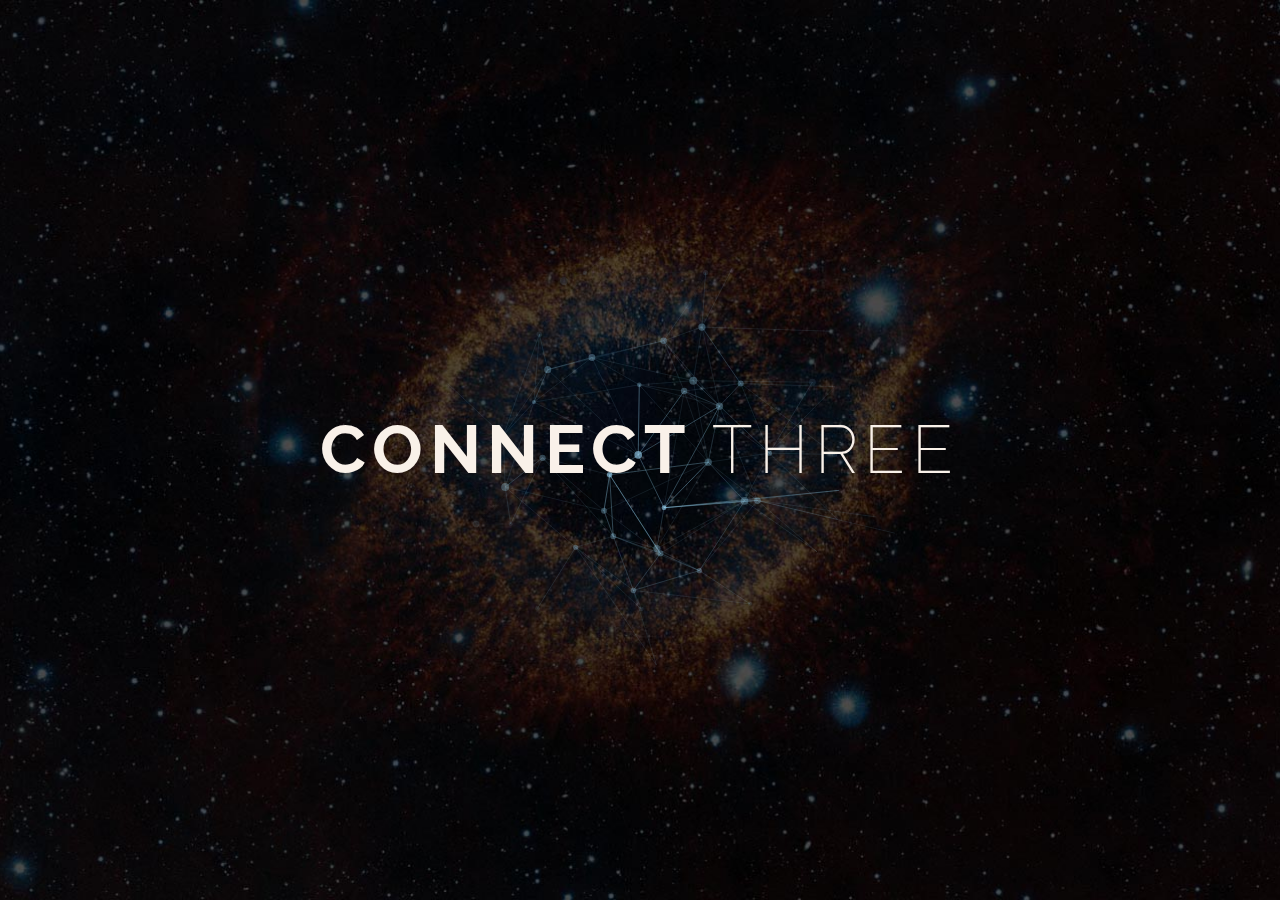
<file: includes/header-bg/index.html>
<!DOCTYPE html>
<html lang="en" class="no-js">
<head>
	<meta charset="UTF-8" />
	<meta http-equiv="X-UA-Compatible" content="IE=edge"> 
	<meta name="viewport" content="width=device-width, initial-scale=1"> 
	<meta name="keywords" content="header, canvas, animated, creative, inspiration, javascript" />
	<link rel="shortcut icon" href="../favicon.ico">
	<link rel="stylesheet" type="text/css" href="css/normalize.css" />
	<link rel="stylesheet" type="text/css" href="css/demo.css" />
	<link rel="stylesheet" type="text/css" href="css/component.css" />
	<link href='http://fonts.googleapis.com/css?family=Raleway:200,400,800' rel='stylesheet' type='text/css'>
		<!--[if IE]>
		<script src="http://html5shiv.googlecode.com/svn/trunk/html5.js"></script>
		<![endif]-->
	</head>
	<body>
		<div class="container demo-1">
			<div class="content">
				<div id="large-header" class="large-header">
					<canvas id="demo-canvas"></canvas>
					<h1 class="main-title">Connect <span class="thin">Three</span></h1>
				</div>
			</div>
		</div>
		<script src="js/TweenLite.min.js"></script>
		<script src="js/EasePack.min.js"></script>
		<script src="js/rAF.js"></script>
		<script src="js/demo-1.js"></script>
	</body>
	</html>
</file>
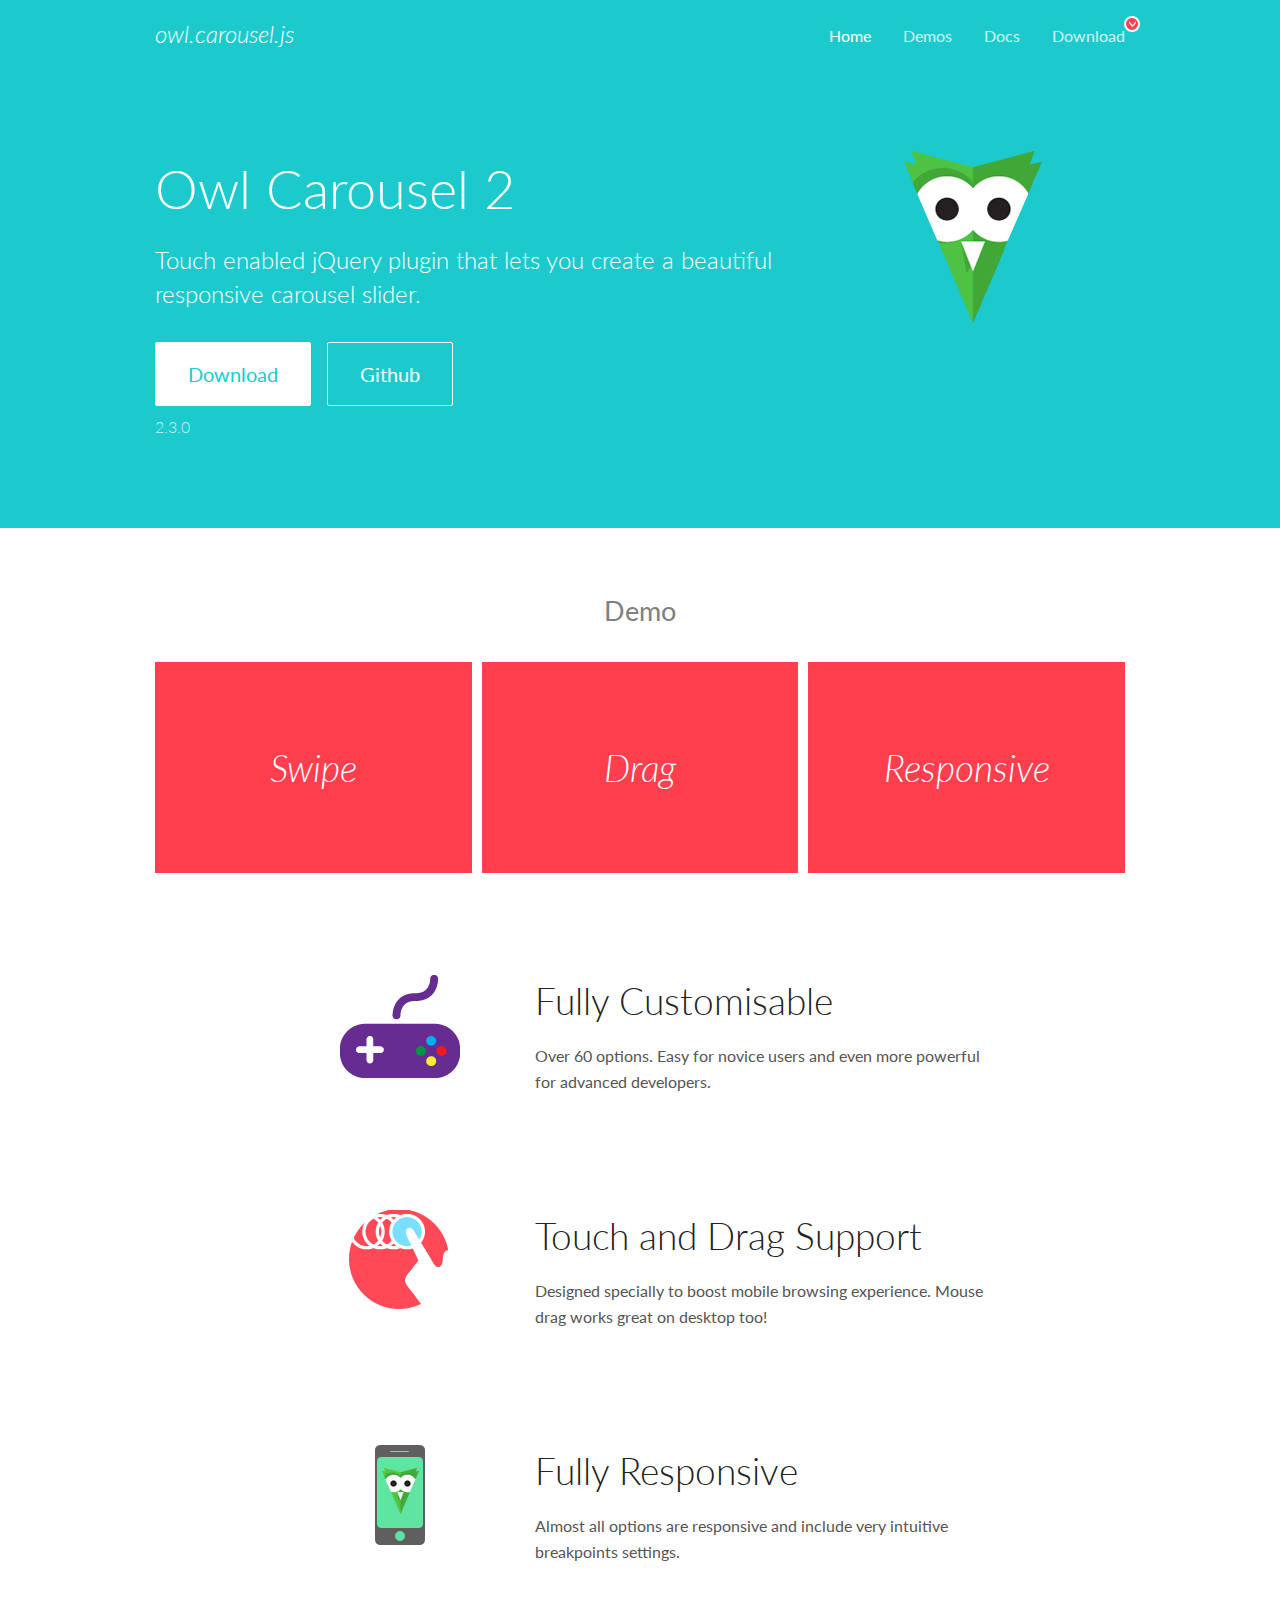
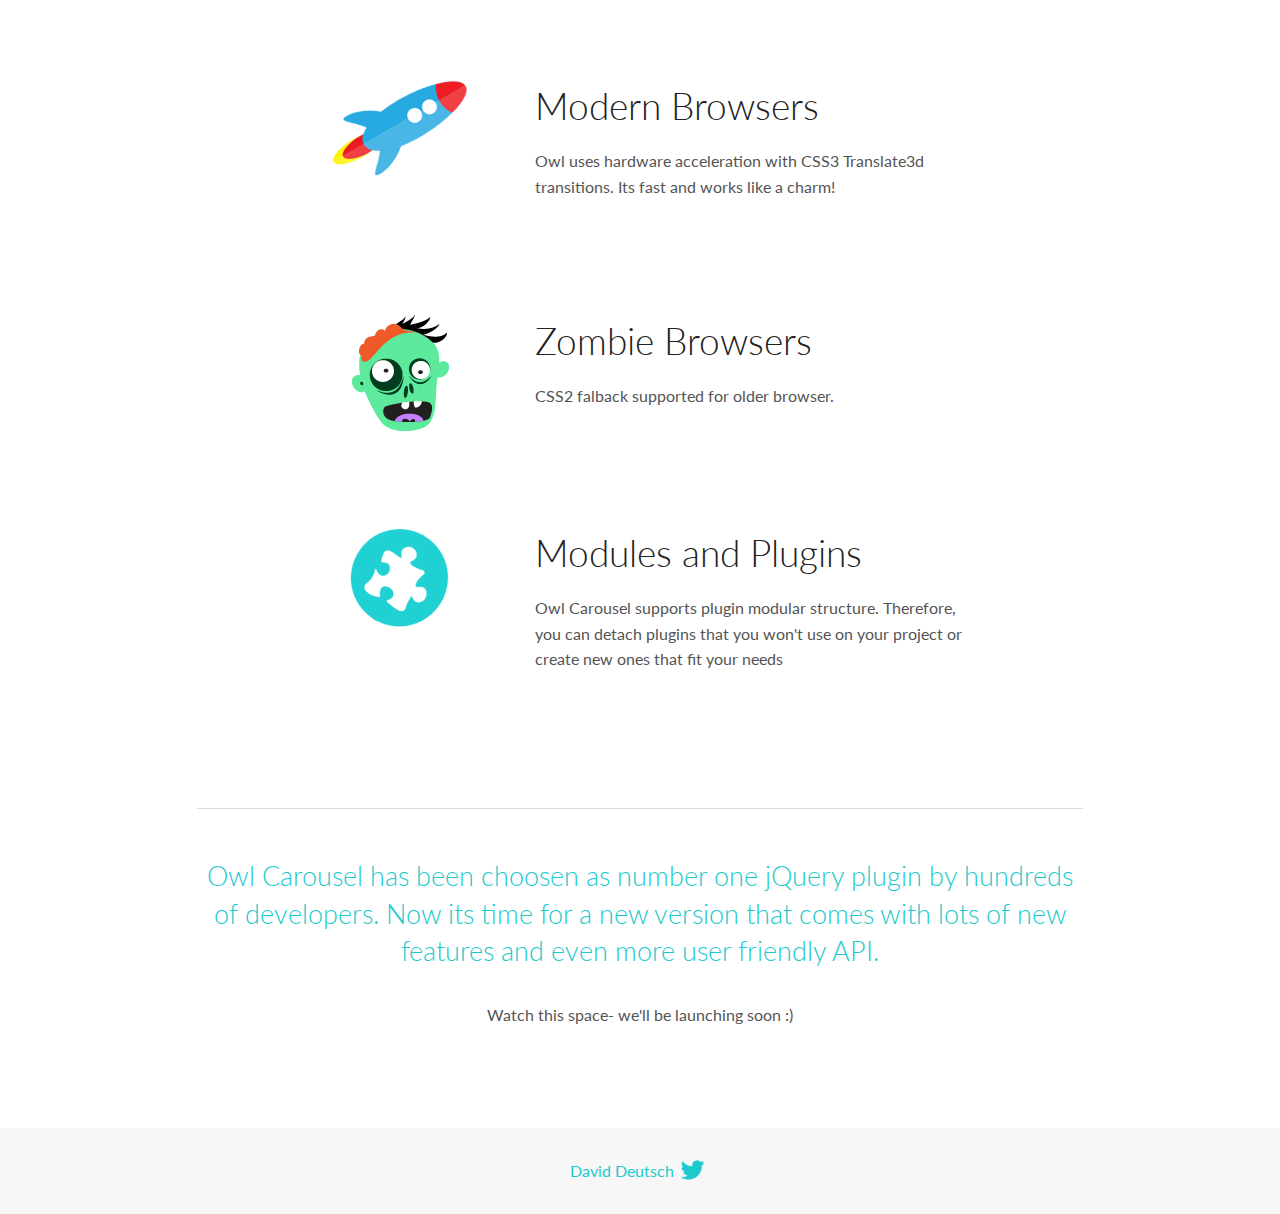
<file: includes/carousel/docs/index.html>
<!DOCTYPE html>
<html lang="en">
  <head>

    <!-- head -->
    <meta charset="utf-8">
    <meta name="msapplication-tap-highlight" content="no" />
    <meta name="viewport" content="width=device-width, initial-scale=1.0" />
    <meta name="description" content="Touch enabled jQuery plugin that lets you create beautiful responsive carousel slider.">
    <meta name="author" content="David Deutsch">
    <title>
      Home | Owl Carousel | 2.3.0
    </title>

    <!-- Stylesheets -->
    <link href='https://fonts.googleapis.com/css?family=Lato:300,400,700,400italic,300italic' rel='stylesheet' type='text/css'>
    <link rel="stylesheet" href="assets/css/docs.theme.min.css">

    <!-- Owl Stylesheets -->
    <link rel="stylesheet" href="assets/owlcarousel/assets/owl.carousel.min.css">
    <link rel="stylesheet" href="assets/owlcarousel/assets/owl.theme.default.min.css">

    <!-- HTML5 shim and Respond.js IE8 support of HTML5 elements and media queries -->

    <!--[if lt IE 9]>
      <script src="https://oss.maxcdn.com/libs/html5shiv/3.7.0/html5shiv.js"></script>
      <script src="https://oss.maxcdn.com/libs/respond.js/1.3.0/respond.min.js"></script>
    <![endif]-->

    <!-- Favicons -->
    <link rel="apple-touch-icon-precomposed" sizes="144x144" href="assets/ico/apple-touch-icon-144-precomposed.png">
    <link rel="shortcut icon" href="assets/ico/favicon.png">
    <link rel="shortcut icon" href="favicon.ico">

    <!-- Yeah i know js should not be in header. Its required for demos.-->

    <!-- javascript -->
    <script src="assets/vendors/jquery.min.js"></script>
    <script src="assets/owlcarousel/owl.carousel.js"></script>
  </head>
  <body>

    <!-- header -->
    <header class="header">
      <div class="row">
        <div class="large-12 columns">
          <div class="brand left">
            <h3>
              <a href="/OwlCarousel2/">owl.carousel.js</a> 
            </h3>
          </div>
          <a id="toggle-nav" class="right">
            <span></span> <span></span> <span></span> 
          </a> 
          <div class="nav-bar">
            <ul class="clearfix">
              <li class="active">
                <a href="/OwlCarousel2/index.html">Home</a> 
              </li>
              <li> <a href="/OwlCarousel2/demos/demos.html">Demos</a>  </li>
              <li> <a href="/OwlCarousel2/docs/started-welcome.html">Docs</a>  </li>
              <li>
                <a href="https://github.com/OwlCarousel2/OwlCarousel2/archive/2.3.0.zip">Download</a> 
                <span class="download"></span> 
              </li>
            </ul>
          </div>
        </div>
      </div>
    </header>

    <!-- home panel -->
    <section id="hero">
      <div class="row">
        <div class="large-8 medium-8 columns">
          <h1>Owl Carousel 2</h1>
          <h4>Touch enabled jQuery plugin that lets you create a beautiful responsive carousel slider.</h4>
          <a href="https://github.com/OwlCarousel2/OwlCarousel2/archive/2.3.0.zip" class="hero-button">Download</a> 
          <a href="https://github.com/OwlCarousel2/OwlCarousel2" class="hero-button outline">Github</a> 
          <p>2.3.0</p>
        </div>
        <div class="large-4 medium-4 columns">
          <img class="owl-logo" src="assets/img/owl-logo.png" alt="mr. Owl">
        </div>
      </div>
    </section>

    <!-- body -->
    <div class="home-demo">
      <div class="row">
        <div class="large-12 columns">
          <h3>Demo</h3>
          <div class="owl-carousel">
            <div class="item">
              <h2>Swipe</h2>
            </div>
            <div class="item">
              <h2>Drag</h2>
            </div>
            <div class="item">
              <h2>Responsive</h2>
            </div>
            <div class="item">
              <h2>CSS3</h2>
            </div>
            <div class="item">
              <h2>Fast</h2>
            </div>
            <div class="item">
              <h2>Easy</h2>
            </div>
            <div class="item">
              <h2>Free</h2>
            </div>
            <div class="item">
              <h2>Upgradable</h2>
            </div>
            <div class="item">
              <h2>Tons of options</h2>
            </div>
            <div class="item">
              <h2>Infinity</h2>
            </div>
            <div class="item">
              <h2>Auto Width</h2>
            </div>
          </div>
        </div>
      </div>
    </div>
    <script>
      var owl = $('.owl-carousel');
      owl.owlCarousel({
        margin: 10,
        loop: true,
        responsive: {
          0: {
            items: 1
          },
          600: {
            items: 2
          },
          1000: {
            items: 3
          }
        }
      })
    </script>

    <!-- features -->
    <div id="features">
      <div class="row">
        <div class="small-12 medium-9 small-centered columns">
          <section class="row feature">
            <div class="medium-4 small-12 columns">
              <img src="assets/img/feature-options.png" alt="">
            </div>
            <div class="medium-8 small-12 columns">
              <h2>Fully Customisable</h2>
              <p>Over 60 options. Easy for novice users and even more powerful for advanced developers.</p>
            </div>
          </section>
          <section class="row feature">
            <div class="medium-4 small-12 columns">
              <img src="assets/img/feature-drag.png" alt="">
            </div>
            <div class="medium-8 small-12 columns">
              <h2>Touch and Drag Support</h2>
              <p>Designed specially to boost mobile browsing experience. Mouse drag works great on desktop too!</p>
            </div>
          </section>
          <section class="row feature">
            <div class="medium-4 small-12 columns">
              <img src="assets/img/feature-responsive.png" alt="">
            </div>
            <div class="medium-8 small-12 columns">
              <h2>Fully Responsive</h2>
              <p>Almost all options are responsive and include very intuitive breakpoints settings.</p>
            </div>
          </section>
          <section class="row feature">
            <div class="medium-4 small-12 columns">
              <img src="assets/img/feature-modern.png" alt="">
            </div>
            <div class="medium-8 small-12 columns">
              <h2>Modern Browsers</h2>
              <p>Owl uses hardware acceleration with CSS3 Translate3d transitions. Its fast and works like a charm! </p>
            </div>
          </section>
          <section class="row feature">
            <div class="medium-4 small-12 columns">
              <img src="assets/img/feature-zombie.png" alt="">
            </div>
            <div class="medium-8 small-12 columns">
              <h2>Zombie Browsers</h2>
              <p>CSS2 falback supported for older browser.</p>
            </div>
          </section>
          <section class="row feature">
            <div class="medium-4 small-12 columns">
              <img src="assets/img/feature-module.png" alt="">
            </div>
            <div class="medium-8 small-12 columns">
              <h2>Modules and Plugins</h2>
              <p>Owl Carousel supports plugin modular structure. Therefore, you can detach plugins that you won&#x27;t use on your project or create new ones that fit your needs</p>
            </div>
          </section>
        </div>
      </div>
    </div>

    <!-- footer -->
    <section id="teaser-text">
      <div class="row">
        <div class="small-12 medium-11 small-centered columns">
          <hr>
          <h3 id="owl-carousel-has-been-choosen-as-number-one-jquery-plugin-by-hundreds-of-developers-now-its-time-for-a-new-version-that-comes-with-lots-of-new-features-and-even-more-user-friendly-api-">Owl Carousel has been choosen as number one jQuery plugin by hundreds of developers. Now its time for a new version that comes with lots of new features and even more user friendly API.</h3>
          <p>Watch this space- we&#39;ll be launching soon :)</p>
        </div>
      </div>
    </section>

    <!-- footer -->
    <footer class="footer">
      <div class="row">
        <div class="large-12 columns">
          <h5>
            <a href="/OwlCarousel2/docs/support-contact.html">David Deutsch</a> 
            <a id="custom-tweet-button" href="https://twitter.com/share?url=https://github.com/OwlCarousel2/OwlCarousel2&text=Owl Carousel - This is so awesome! " target="_blank"></a> 
          </h5>
        </div>
      </div>
    </footer>

    <!-- vendors -->
    <script src="assets/vendors/highlight.js"></script>
    <script src="assets/js/app.js"></script>
  </body>
</html>
</file>
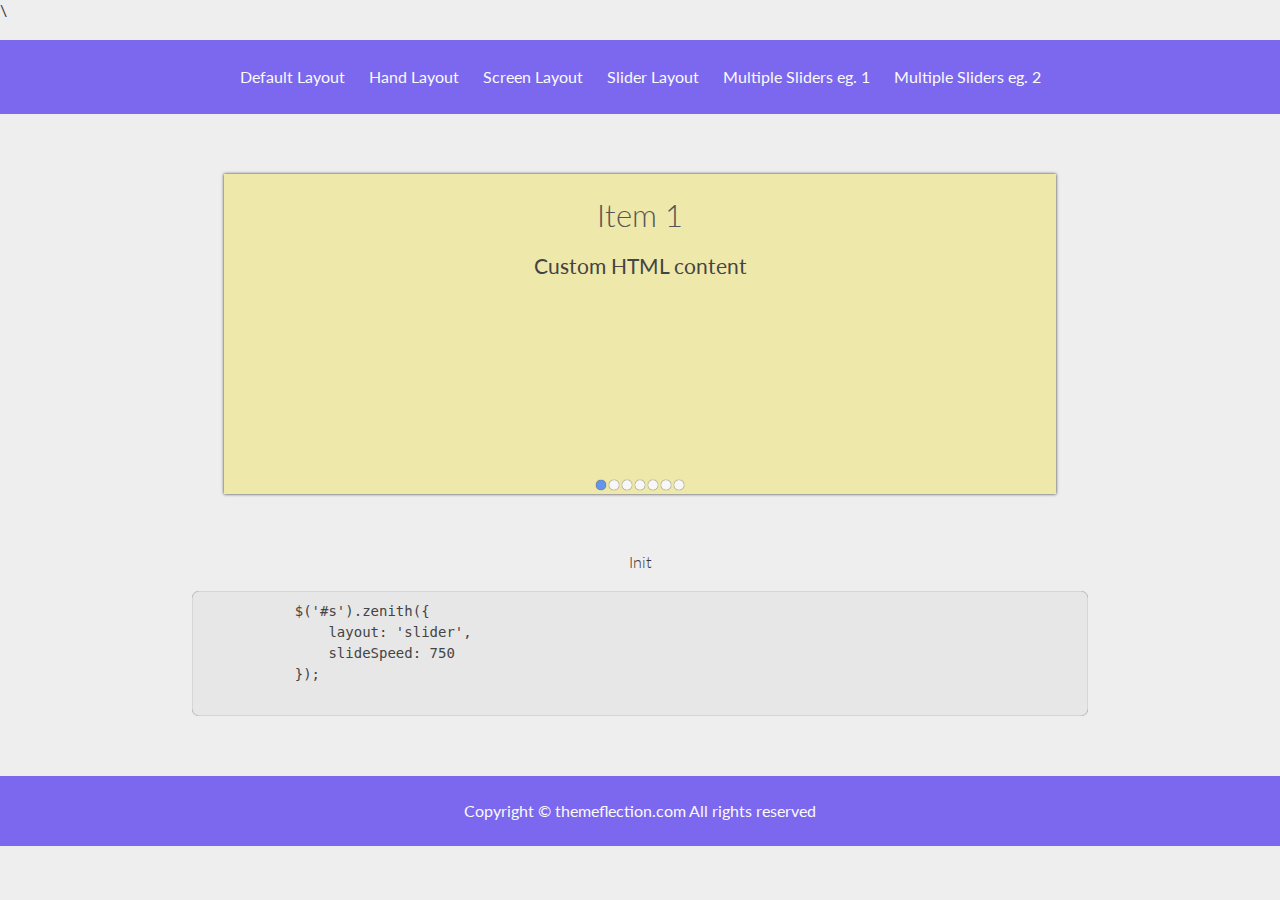
<file: includes/slider/slider.html>
<!DOCTYPE html>
<head>

<title>Zenith | Slider Layout</title>
<meta name="author" content="Aleksej Vukomanovic" />
<meta name="contact" content="aleksejvu@gmail.com" />
<meta name="copyright" content="Copyright (c)2015 -
 Aleksej Vukomanovic. All Rights Reserved." />
 <meta name="robots" content="noindex,follow" />
<meta name="viewport" content="width=device-width, initial-scale=1.0, maximum-scale=1.0, user-scalable=1">
\<link rel="stylesheet" type="text/css" href="css/demo.css" />
<link rel="stylesheet" type="text/css" href="css/style.css" />
<link rel="stylesheet" type="text/css" href="css/font-awesome.min.css" />
<link rel="stylesheet" type="text/css" href="css/animate.min.css" />
<link href='http://fonts.googleapis.com/css?family=Lato' rel='stylesheet' type='text/css'>
    
</head>

<body>

<nav>
    <ul>
      <li><a href="default.html">Default Layout</a></li>
      <li><a href="hand.html">Hand Layout</a></li>
      <li><a href="screen.html">Screen Layout</a></li>
      <li>
          <a href="#">Slider Layout</a>
          <ul>
            <li class="active"><a href="slider.html">Regular Slider</a></li>
            <li><a href="full-width.html">Full-Width Slider</a></li>
            <li><a href="thumbs.html">Slider with Thumbnails</a></li>
            <li><a href="tabs.html">Slider with Tabs</a></li>
            <li><a href="testimonials.html">Testimonials Slider</a></li>
          </ul>
      </li>
      <li><a href="multi-1.html">Multiple Sliders eg. 1</a></li>
      <li><a href="multi-2.html">Multiple Sliders eg. 2</a></li>
    </ul>
 </nav>  

    <section id="s" class="clearfix tf_slider">       
              
            <div class="tf_container">
                <div class="tf_slide">
                    <h2>Item 1</h2>
                    <p>Custom HTML content</p>
                </div>  
                <div class="tf_slide">
                    <h2>Item 2</h2>
                    <p>Some HTML with one small centered picture</p>
                    <img class="small" src="images/img5.jpg" />
                </div> 
                <div class="tf_slide">
                    <iframe width="100%" height="100%" src="https://www.youtube.com/embed/2hjb_5MaBpk" frameborder="0" allowfullscreen></iframe>
                </div> 
                <div class="tf_slide">
                    <h2>Item 4</h2>
                </div> 
                <div class="tf_slide">
                    <h2>Item 5</h2>
                </div> 
                <div class="tf_slide">
                    <img src="images/img3.jpg" alt="slide 6" />
                </div> 
                <div class="tf_slide">
                    <h2>Item 7</h2>
                </div> 
           
                <span id="left"></span>
                <span id="right"></span>
                <div id="bullet-navs"></div>
            </div>    

    </section><!--Highlights close-->

    <div class="src">
        <h4>Init</h4>
        <code><pre>
           $('#s').zenith({
               layout: 'slider', 
               slideSpeed: 750
           });
        </pre></code>
    </div>    

    <footer>
      Copyright &copy; themeflection.com All rights reserved 
    </footer>    


<script src="js/jquery-1.9.1.min.js"></script>
<script src="js/zenith.js"></script>
<script type="text/javascript">
      $('#s').zenith({
         layout: 'slider', 
         slideSpeed: 750,
         customStyle: [
           '.tf_container .tf_slide{ text-align: center; font-size: 1.29em; color: #555; }',
           '.tf_slide img.small{width: 250px; height: auto; border: 2px ridge #777}'
         ]
      });

</script>

</body>
</file>
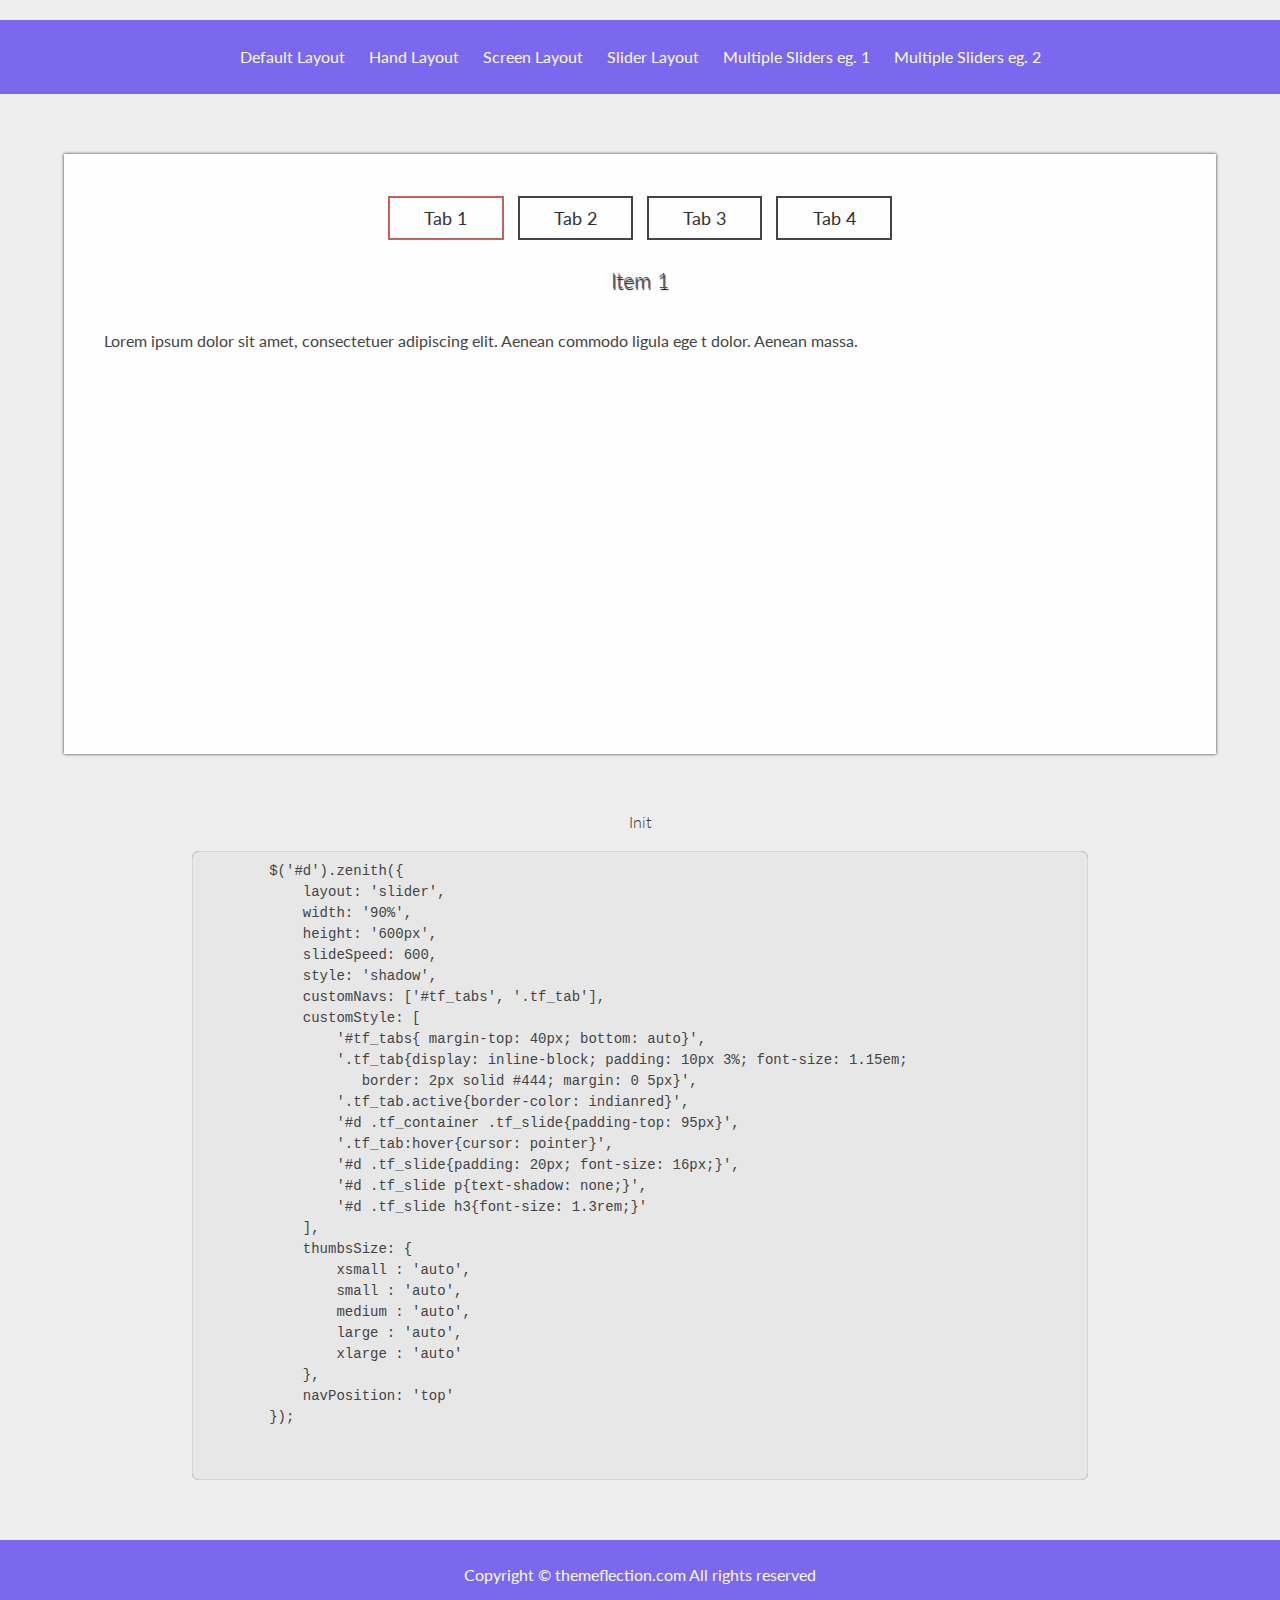
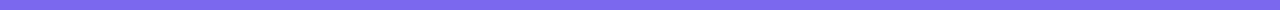
<file: includes/slider/tabs.html>
<!DOCTYPE html>
<head>

<title>Zenith | Slider with Tabs</title>
<meta name="author" content="Aleksej Vukomanovic" />
<meta name="contact" content="aleksejvu@gmail.com" />
<meta name="copyright" content="Copyright (c)2015 -
 Aleksej Vukomanovic. All Rights Reserved." />
 <meta name="robots" content="noindex,nofollow" />
<meta name="viewport" content="width=device-width, initial-scale=1.0, maximum-scale=1.0, user-scalable=1">
<link rel="stylesheet" type="text/css" href="css/demo.css" />
<link rel="stylesheet" type="text/css" href="css/style.css" />
<link rel="stylesheet" type="text/css" href="css/font-awesome.min.css" />
<link rel="stylesheet" type="text/css" href="css/animate.min.css" />
<link href='http://fonts.googleapis.com/css?family=Lato' rel='stylesheet' type='text/css'>
<style type="text/css">
   p{padding:20px; text-align: justify;}
   .tf_container .tf_slide{width: 100%; height: 100%; background: #fefefe; text-align: center; font-size: 1.89em; padding-top: 160px; color: #555; text-shadow: 1px 2px 1px black;}
</style>    
</head>

<body>

 <nav>
    <ul>
      <li><a href="default.html">Default Layout</a></li>
      <li><a href="hand.html">Hand Layout</a></li>
      <li><a href="screen.html">Screen Layout</a></li>
      <li>
          <a href="#">Slider Layout</a>
          <ul>
            <li><a href="slider.html">Regular Slider</a></li>
            <li><a href="full-width.html">Full-Width Slider</a></li>
            <li><a href="thumbs.html">Slider with Thumbnails</a></li>
            <li class="active"><a href="tabs.html">Slider with Tabs</a></li>
            <li><a href="testimonials.html">Testimonials Slider</a></li>
          </ul>
      </li>
      <li><a href="multi-1.html">Multiple Sliders eg. 1</a></li>
      <li><a href="multi-2.html">Multiple Sliders eg. 2</a></li>
    </ul>
 </nav>  

  <section id="d" class="clearfix tf_slider">       
              
            <div class="tf_container">

                <div class="tf_slide">
                        <h3 >Item 1</h3>
                        <P >Lorem ipsum dolor sit amet, consectetuer adipiscing elit. Aenean commodo ligula ege t dolor. Aenean massa.</P>
                </div>  
                <div class="tf_slide">
                        <h3 >Item 2</h3>
                        <P >Lorem ipsum dolor sit amet, consectetuer adipiscing elit. Aenean commodo ligula ege t dolor. Aenean massa.</P>
                </div> 
                <div class="tf_slide">
                        <h3 >Item 3</h3>
                        <P >Lorem ipsum dolor sit amet, consectetuer adipiscing elit. Aenean commodo ligula ege t dolor. Aenean massa.</P>
                </div> 
                <div class="tf_slide">
                        <h3 >Item 4</h3>
                        <P >Lorem ipsum dolor sit amet, consectetuer adipiscing elit. Aenean commodo ligula ege t dolor. Aenean massa.</P>
                </div>  

                <span id="left"></span>
                <span id="right"></span>

                <div id="tf_tabs" class="">
                    <div class="tf_tab">Tab 1</div>
                    <div class="tf_tab">Tab 2</div>
                    <div class="tf_tab">Tab 3</div>
                    <div class="tf_tab">Tab 4</div>
                </div>

            </div>
       
    </section><!--Highlights close-->

    <div class="src">
        <h4>Init</h4>
        <code><pre>
        $('#d').zenith({ 
            layout: 'slider', 
            width: '90%', 
            height: '600px', 
            slideSpeed: 600, 
            style: 'shadow', 
            customNavs: ['#tf_tabs', '.tf_tab'], 
            customStyle: [
                '#tf_tabs{ margin-top: 40px; bottom: auto}', 
                '.tf_tab{display: inline-block; padding: 10px 3%; font-size: 1.15em; 
                   border: 2px solid #444; margin: 0 5px}', 
                '.tf_tab.active{border-color: indianred}', 
                '#d .tf_container .tf_slide{padding-top: 95px}', 
                '.tf_tab:hover{cursor: pointer}',
                '#d .tf_slide{padding: 20px; font-size: 16px;}',
                '#d .tf_slide p{text-shadow: none;}',
                '#d .tf_slide h3{font-size: 1.3rem;}'
            ],
            thumbsSize: {
                xsmall : 'auto',
                small : 'auto',
                medium : 'auto',
                large : 'auto',
                xlarge : 'auto'
            },
            navPosition: 'top' 
        });

        </pre></code>
    </div>    

    <footer>
      Copyright &copy; themeflection.com All rights reserved 
    </footer>    


<script src="js/jquery-1.9.1.min.js"></script>
<script src="js/zenith.js"></script>
<script type="text/javascript">
      $('#d').zenith({ 
            layout: 'slider', 
            autoplay: true, 
            width: '90%', 
            height: '600px', 
            slideSpeed: 600, 
            style: 'shadow', 
            customNavs: ['#tf_tabs', '.tf_tab'], 
            customStyle: [
                '#tf_tabs{ margin-top: 40px; bottom: auto}', 
                '.tf_tab{display: inline-block; padding: 10px 3%; font-size: 1.15em; border: 2px solid #444; margin: 0 5px}', 
                '.tf_tab.active{border-color: indianred}', 
                '#d .tf_container .tf_slide{padding-top: 95px}', 
                '.tf_tab:hover{cursor: pointer}',
                '#d .tf_slide{padding: 20px; font-size: 16px;}',
                '#d .tf_slide p{text-shadow: none;}',
                '#d .tf_slide h3{font-size: 1.3rem;}'
            ],
            thumbsSize: {
                xsmall : 'auto',
                small : 'auto',
                medium : 'auto',
                large : 'auto',
                xlarge : 'auto'
            },
            navPosition: 'top' 
        });

</script>

</body>
</file>
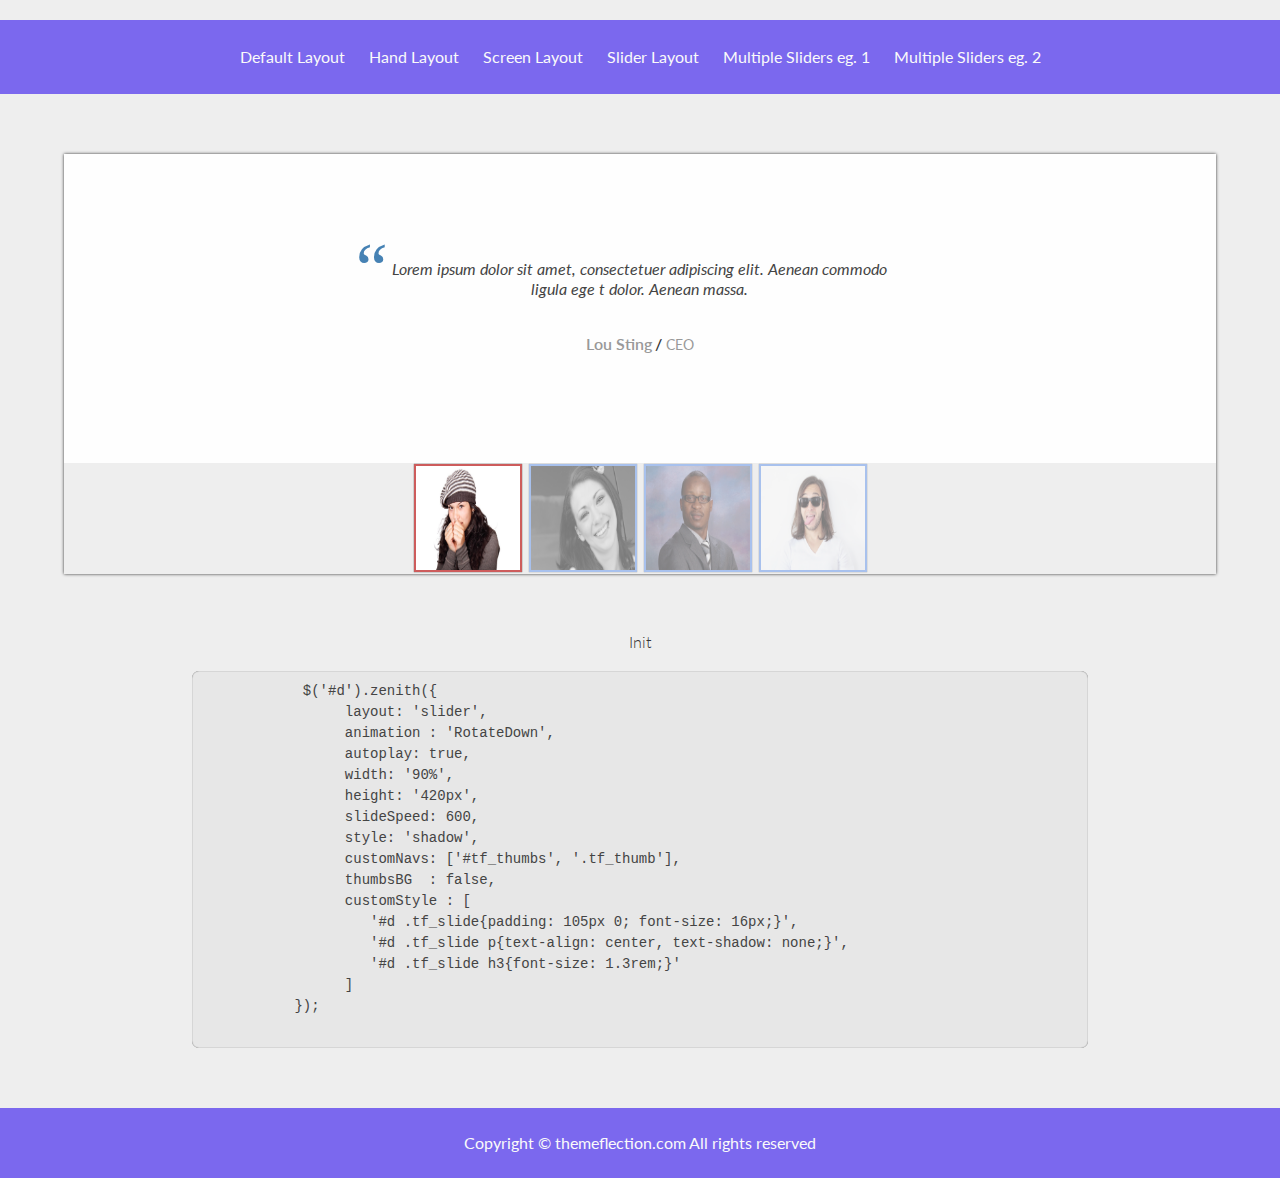
<file: includes/slider/testimonials.html>
<!DOCTYPE html>
<head>

<title>Zenith | Testimonials Slider</title>
<meta name="author" content="Aleksej Vukomanovic" />
<meta name="contact" content="aleksejvu@gmail.com" />
<meta name="copyright" content="Copyright (c)2015 -
 Aleksej Vukomanovic. All Rights Reserved." />
 <meta name="robots" content="noindex,nofollow" />
<meta name="viewport" content="width=device-width, initial-scale=1.0, maximum-scale=1.0, user-scalable=1">
<link rel="stylesheet" type="text/css" href="css/demo.css" />
<link rel="stylesheet" type="text/css" href="css/style.css" />
<link rel="stylesheet" type="text/css" href="css/animate.min.css" />
<link href='http://fonts.googleapis.com/css?family=Lato' rel='stylesheet' type='text/css'>
<style type="text/css">
   p{padding:20px; text-align: justify;}
   .tf_container .tf_slide{width: 100%; height: 100%; background: #fefefe; text-align: center; font-size: 1.89em; padding-top: 160px; color: #555; text-shadow: 1px 2px 1px black;}
</style>    
</head>

<body>

 <nav>
    <ul>
      <li><a href="default.html">Default Layout</a></li>
      <li><a href="hand.html">Hand Layout</a></li>
      <li><a href="screen.html">Screen Layout</a></li>
      <li>
          <a href="#">Slider Layout</a>
          <ul>
            <li><a href="slider.html">Regular Slider</a></li>
            <li><a href="full-width.html">Full-Width Slider</a></li>
            <li><a href="thumbs.html">Slider with Thumbnails</a></li>
            <li><a href="tabs.html">Slider with Tabs</a></li>
            <li class="active"><a href="testimonials.html">Testimonials Slider</a></li>
          </ul>
      </li>
      <li><a href="multi-1.html">Multiple Sliders eg. 1</a></li>
      <li><a href="multi-2.html">Multiple Sliders eg. 2</a></li>
    </ul>
 </nav>  

  <section id="d" class="clearfix tf_slider">       
              
            <div class="tf_container">
                <div class="tf_slide">
                    <blockquote>
                        Lorem ipsum dolor sit amet, consectetuer adipiscing elit. Aenean commodo ligula ege t dolor. Aenean massa.
                        <span class="client">
                            <b class="name">Lou Sting</b>
                            <b class="title">CEO</b>
                        </span>
                    </blockquote>
                </div>  
                <div class="tf_slide">
                    <blockquote>
                        Lorem ipsum dolor sit amet, consectetuer adipiscing elit. Aenean commodo ligula ege t dolor. Aenean massa.
                        <span class="client">
                            <b class="name">Nancy Style</b>
                            <b class="title">Designer</b>
                        </span>
                    </blockquote>
                </div> 
                <div class="tf_slide">
                    <blockquote>
                        Lorem ipsum dolor sit amet, consectetuer adipiscing elit. Aenean commodo ligula ege t dolor. Aenean massa.
                        <span class="client">
                            <b class="name">Ana Mirkovic</b>
                            <b class="title">Menagment</b>
                        </span>
                    </blockquote>
                </div> 
                <div class="tf_slide">
                    <blockquote>
                        Lorem ipsum dolor sit amet, consectetuer adipiscing elit. Aenean commodo ligula ege t dolor. Aenean massa.
                        <span class="client">
                            <b class="name">Milan Milosevic</b>
                            <b class="title">Lead Desginer</b>
                        </span>
                    </blockquote>
                </div> 

                <span id="left"></span>
                <span id="right"></span>
                <div id="tf_thumbs" class="">
                    <div class="tf_thumb"><img src="images/4.jpg"/></div>
                    <div class="tf_thumb"><img src="images/3.jpg"/></div>
                    <div class="tf_thumb"><img src="images/2.jpg"/></div>
                    <div class="tf_thumb"><img src="images/1.jpg"/></div>
                </div>
            </div>
       
    </section><!--Highlights close-->

    <div class="src">
        <h4>Init</h4>
        <code><pre>
            $('#d').zenith({
                 layout: 'slider', 
                 animation : 'RotateDown',
                 autoplay: true, 
                 width: '90%', 
                 height: '420px', 
                 slideSpeed: 600, 
                 style: 'shadow', 
                 customNavs: ['#tf_thumbs', '.tf_thumb'],
                 thumbsBG  : false,
                 customStyle : [
                    '#d .tf_slide{padding: 105px 0; font-size: 16px;}', 
                    '#d .tf_slide p{text-align: center, text-shadow: none;}',
                    '#d .tf_slide h3{font-size: 1.3rem;}'
                 ]
           });
        </pre></code>
    </div>    

    <footer>
      Copyright &copy; themeflection.com All rights reserved 
    </footer>


<script src="js/jquery-1.9.1.min.js"></script>
<script src="js/zenith.js"></script>
<script type="text/javascript">
      $('#d').zenith({
             layout: 'slider', 
             animation : 'RotateDown',
             autoplay: true, 
             width: '90%', 
             height: '420px', 
             slideSpeed: 600, 
             style: 'shadow', 
             customNavs: ['#tf_thumbs', '.tf_thumb'],
             thumbsBG  : false,
             customStyle : [
                '#d .tf_slide{padding: 105px 0; font-size: 16px;}', 
                '#d .tf_slide p{text-align: center, text-shadow: none;}',
                '#d .tf_slide h3{font-size: 1.3rem;}'
             ]
       });

</script>

</body>
</file>
<file: includes/header-bg/css/demo.css>
@font-face {
	font-weight: normal;
	font-style: normal;
	font-family: 'codropsicons';
	src:url('../fonts/codropsicons/codropsicons.eot');
	src:url('../fonts/codropsicons/codropsicons.eot?#iefix') format('embedded-opentype'),
		url('../fonts/codropsicons/codropsicons.woff') format('woff'),
		url('../fonts/codropsicons/codropsicons.ttf') format('truetype'),
		url('../fonts/codropsicons/codropsicons.svg#codropsicons') format('svg');
}

*, *:after, *:before { -webkit-box-sizing: border-box; box-sizing: border-box; }
.clearfix:before, .clearfix:after { content: ''; display: table; }
.clearfix:after { clear: both; }

body {
	background: #fff;
	color: #383a3c;
	font-weight: 400;
	font-size: 1em;
	line-height: 1.25;
	font-family: 'Raleway', Calibri, Arial, sans-serif;
}

a, button {
	outline: none;
}

a {
	color: #566473;
	text-decoration: none;
}

a:hover, a:focus {
	color: #34495e;
}

section {
	padding: 1em;
	text-align: center;
}

p.ref {
	text-align: center;
	padding: 2em 1em;
}

/* Header */
.codrops-header {
	margin: 0 auto;
	padding: 2em;
	text-align: center;
	max-width: 900px;
}

.codrops-header h1 {
	margin: 0;
	font-size: 4.5em;
	line-height: 1;
	font-weight: 200;
}

.codrops-header h1 span {
	display: block;
	padding: 1em 0 1.5em;
	font-size: 36%;
	color: #95a5a6;
	line-height: 1.4;
}

/* To Navigation Style */
.codrops-top {
	width: 100%;
	text-transform: uppercase;
	font-weight: 700;
	font-size: 0.69em;
	text-align: center;
	padding: 3em 0;
}

.codrops-top a {
	display: inline-block;
	padding: 1.5em;
	text-decoration: none;
	letter-spacing: 1px;
}

.codrops-icon:before {
	margin: 0 4px;
	text-transform: none;
	font-weight: normal;
	font-style: normal;
	font-variant: normal;
	font-family: 'codropsicons';
	line-height: 1;
	speak: none;
	-webkit-font-smoothing: antialiased;
}

.codrops-icon-drop:before {
	content: "\e001";
}

.codrops-icon-prev:before {
	content: "\e004";
}

/* Demo Buttons Style */
.codrops-demos {
	padding-top: 1em;
	font-size: 0.8em;
}

.codrops-demos a {
	display: inline-block;
	margin: 0.35em 0.1em;
	padding: 0.5em 1.2em;
	outline: none;
	text-decoration: none;
	text-transform: uppercase;
	letter-spacing: 1px;
	font-weight: 700;
	border-radius: 2px;
	font-size: 110%;
	border: 2px solid transparent;
}

.codrops-demos a:hover,
.codrops-demos a.current-demo {
	border-color: #383a3c;
}

.codrops-demos h3 {
	margin: 0;
	padding: 1em 0 0.5em 0;
	font-size: 0.9em;
	float: left;
	min-width: 90px;
	clear: left;
}

.codrops-demos div:not(:first-child) h3 {
	padding-top: 2em;
}

.codrops-demos a:hover,
.codrops-demos a.current-demo {
	color: inherit;
	border-color: initial;
}

/* Related demos */
.related {
	padding: 10em 0;
}

.related p {
	font-size: 1.5em;
}

.related > a {
	display: inline-block;
	text-align: center;
	margin: 20px 10px;
	padding: 25px;
	vertical-align: middle;
}

.related a img {
	max-width: 100%;
	opacity: 0.8;
	border-radius: 10px;
}

.related a:hover img,
.related a:active img {
	opacity: 1;
}

.related a h3 {
	margin: 0;
	min-height: 63px;
	padding: 0.5em 0 0.3em;
	max-width: 300px;
	text-align: center;
	font-weight: 400;
	font-size: 1em;
}

@media screen and (max-width: 40em) {

	.codrops-header h1 {
		font-size: 2.5em;
	}
}
</file>
<file: includes/header-bg/css/component.css>
.large-header {
	position: relative;
	width: 100%;
	background: #333;
	overflow: hidden;
	background-size: cover;
	background-position: center center;
	z-index: 1;
}

.demo-1 .large-header {
	background-image: url('../img/demo-1-bg.jpg');
}

.demo-2 .large-header {
	background-image: url('../img/demo-2-bg.jpg');
	background-position: center bottom;
}

.demo-3 .large-header {
	background: #7f8c8d;
}

.demo-4 .large-header {
	background: #f9f1e9;
}

.main-title {
	position: absolute;
	margin: 0;
	padding: 0;
	color: #f9f1e9;
	text-align: center;
	top: 50%;
	left: 50%;
	-webkit-transform: translate3d(-50%,-50%,0);
	transform: translate3d(-50%,-50%,0);
}

.demo-1 .main-title, 
.demo-3 .main-title {
	text-transform: uppercase;
	font-size: 4.2em;
	letter-spacing: 0.1em;
}

.demo-2 .main-title {
	font-family: 'Clicker Script', cursive;
	font-weight: normal;
	font-size: 8em;
	padding-left: 10px;
	text-shadow: 2px 2px 4px rgba(0,0,0,0.4);
}

.demo-2 .main-title::before {
	content: '';
	width: 20vw;
	height: 20vw;
	min-width: 3.5em;
	min-height: 3.5em;
	background: url(../img/deco.svg) no-repeat center center;
	background-size: cover;
	position: absolute;
	top: 50%;
	left: 50%;
	border-radius: 50%;
	z-index: -1;
	-webkit-transform: translate3d(-50%,-50%,0);
	transform: translate3d(-50%,-50%,0);
}

.demo-3 .main-title {
	padding: 10px 40px;
	border: 10px double #f9f1e9;
	text-transform: uppercase;
	font-family: Londrina Outline, sans-serif;
}

.demo-4 .main-title {
	font-size: 6em;
	font-weight: 300;
	padding: 10px 30px;
	text-transform: uppercase;
	color: #222;
}

.main-title .thin {
	font-weight: 200;
}

@media only screen and (max-width : 768px) {
	.demo-1 .main-title, 
	.demo-3 .main-title,
	.demo-4 .main-title {
		font-size: 3em;
	}

	.demo-2 .main-title {
		font-size: 4em;
	}
}
</file>
<file: includes/slider/css/demo.css>
/* Main Style */
body {
  margin: 0;
  font-family: 'Lato', sans-serif;
  font-size: 16px;
  line-height: 20px;
  color: #333333;
  background-color: #eee;
  width: 100%;
}
h1, h2, h3, h4, h5, h6 {
  text-align: center;
  clear: both;
  font-weight: normal;
  line-height: 1;
  vertical-align: baseline;
  font-weight: 300; }

ol, ul {
  list-style: none; 
}
a:active, a:hover, a{text-decoration: none}
.clearfix:before,
.clearfix:after,
.row:before,
.row:after{
  display: table;
  content: " ";
}
.clearfix:after,
.row:after{
  clear:both;
}
p{
  color: #444;
}
code pre{
  box-shadow: inset 0 0 1px rgba(0,0,0,0.7);
  margin: 10px 15%;
  padding: 10px;
  border-radius: 7px;
  background: #e7e7e7;
  color: #444;
  font-size: 14px;
  line-height: 1.5;
}
nav{
  background: mediumslateblue;
  margin: 20px 0;
  text-align: center;
}
nav ul{
  list-style: none;
  padding-left: 0;
  z-index: 9999;
}
nav ul li{
  display: inline-block;
  position: relative;
}
nav ul li:after{
  background: #fff;
  width: 100%;
  height: 0;
  display: block;
  content: ' ';
  position: absolute;
  bottom: 0px;
  transition: all 0.40s ease;
  -webkit-transition: all 0.40s ease;  
}
nav ul li a{
  display: block;
  color: #fafafa;
  padding: 27px 10px;
}
nav ul li ul{
  position: absolute;
  width: 200px;
  left: -40px;
  background: skyblue;
  border-radius: 4px;
  box-shadow: inset 0 0 2px rgba(0,0,0,0.2);
  padding: 15px;
  visibility: hidden;
}
nav ul li ul:after{
  content: ' ';
  position: absolute;
  top: -9px;
  left: 35px;
  border-color: skyblue transparent;
  border-style: solid;
  border-width: 0 15px 10px;
}
nav ul li:hover:after{
  height: 6px;
}
nav ul li:hover ul{
  animation: fadeUp 0.30s linear;
  -webkit-animation: fadeUp 0.30s linear;
  visibility: visible;
}
nav ul li ul li a{
  padding: 10px 0;
}
nav ul li ul li:hover:after{
  height: 2px;
}
.tf_slide:nth-child(1){
  background: palegoldenrod;
}
.tf_slide:nth-child(2){
  background: indianred;
}
.tf_slide:nth-child(3){
  background: olive;
}
.tf_slide:nth-child(4){
  background: aliceblue;
}
.tf_slide:nth-child(5){
  background: darkkhaki;
}
.tf_slide:nth-child(6){
  background: skyblue;
}
.tf_slide:nth-child(7){
  background: orange;
}
footer{
  background: mediumslateblue;
  color: #fafafa;
  padding: 25px 0 ;
  text-align: center;
}
.src{
  margin: 60px 0;
}
@keyframes fadeUp{
  0%{transform: translateY(20%);}
  100%{transform: translateY(0); visibility: visible}
}
@-webkit-keyframes fadeUp{
  0%{-webkit-transform: translateY(20%);}
  100%{-webkit-transform: translateY(0); visibility: visible}
}
</file>
<file: includes/slider/css/style.css>
/*
Plugin: Zenith 
Author: ALeksej Vukomanovic
Version: 1.0
*/

* { box-sizing: border-box; }
.zenith_slider:before,
.zenith_slider:after,
.row:before,
.row:after{
  display: table;
  content: " ";
}
.zenith_slider:after,
.row:after{
  clear:both;
}
.zenith_slider { padding: 3.6% 0;  padding-left: 15px; padding-right: 15px;}
.zenith_slider .row{z-index: 2; position: relative; min-height: 1px; padding-right: 15px; padding-left: 15px; width: 31.777777%; margin-right: -15px; margin-left: -15px;}
.zenith_slider ul {list-style: none;  z-index: 2;}
.highlight h3 {position: relative; margin-top: 10px; display: inline-block; font-family : "Helvetica", serif; font-size: 17px; vertical-align: middle; font-weight: bold; max-width: 70%;}
.highlight h3:after{content: ' '; display: block; position: absolute; width: 0; left: 40%; margin: 0 20%; height: 2px; background: crimson; visibility: hidden; transition: all 0.45s ease; -webkit-transition: all 0.45s ease; -moz-transition: all 0.45s ease;}
.highlight.active h3:after{width: 60%; left:0; visibility: visible;}
.highlight { cursor: pointer; margin-bottom: 50px;}
.highlight p { text-align: justify; margin-top: 0;}
/*.highlight span { text-align: center; display: inline-block; vertical-align: top; padding: 10px 12px; background: rgba(9,16,26,0.85);border-radius: 50%; -webkit-border-radius: 50%; -moz-border-radius: 50%; background-image: linear-gradient(0deg, rgba(92,92,92,0)34%, rgba(92,92,92, 0.4)24%); -moz-background-image: linear-gradient(0deg, rgba(92,92,92,0)34%, rgba(92,92,92, 0.4)24%); -webkit-background-image: linear-gradient(0deg, rgba(92,92,92,0)34%, rgba(92,92,92, 0.4)24%); -o-background-image: linear-gradient(0deg, rgba(92,92,92,0)34%, rgba(92,92,92, 0.4)24%);transition: color 0.5s ease-in; -webkit-transition: color 0.5s ease-in; -ms-transition: color 0.5s ease-in; -moz-transition: color 0.5s ease-in; -o-transition: color 0.5s ease-in;}
*/.highlight-title {text-align: center; text-transform: uppercase; width: 105%}
.highlights-phone{ width: 40%;height: 600px; float: left;}
.phone-holder{  display: block; height: 520px; position: relative;  top: 0; left: 0; width: 258px; margin: auto; overflow: hidden}
#fon{position: absolute; top: 0; left: 0; width: 100%; height: 100%; background: url(../images/phone-black.png) center top no-repeat; background-position-x: -27px; z-index: 2; overflow: hidden;}
.highlights-phone.wht .phone-holder #fon{background: url(../images/phone-white.png) center top no-repeat; background-position-x: -27px;}
.hgi{position: absolute; top: 58px; left: 12px; width: 235px;height: 400px; visibility: hidden;}
.hgi img{width: 100%;height: 400px;}
.highlights-phone.wht .hgi{top: 52px;}
.hgi.active{visibility: visible;}
.right-row {padding-right: 0; float: right;}
.left-row{float: left; margin-right: 0;}
.left-row .highlight-title{text-align: right;}
.left-row .highlight-title span{right: -8px;}
.right-row .highlight-title span{left: -8px;}
.right-row .highlight-title{ text-align: left;}
.right-row ul {padding: 0 40px 0 0;}
.left-row p {padding-right: 18%;}
.right-row p {padding-left: 18%;}
.highlight-title .fa{color: #FFFFF0; font-size: 40px; width: 64px; height: 64px; text-align: center; vertical-align: middle;}
.highlight-title .fa:before{margin: 3px 0; display: block}
.highlight-title span {-webkit-transition: -webkit-transform ease-out 0.1s, background 0.2s; -moz-transition: -moz-transform ease-out 0.1s, background 0.2s; transition: transform ease-out 0.1s, background 0.2s;}
.highlight-title span:after {top: 0;left: 0;padding: 0;z-index: -1;box-shadow: inset 0 0 0 2px rgba(9,16,26,0.76);opacity: 0; -webkit-transform: scale(0.9);-moz-transform: scale(0.9);-ms-transform: scale(0.9);transform: scale(0.9);pointer-events: none;position: absolute;width: 100%;height: 100%;content: '';-webkit-box-sizing: content-box; -moz-box-sizing: content-box; box-sizing: content-box;border-radius: 50%; -webkit-border-radius: 50%; -moz-border-radius: 50%;}
.highlight.active .highlight-title span {/*background: crimson;*/ webkit-transform: scale(0.93);-moz-transform: scale(0.93);-ms-transform: scale(0.93);transform: scale(0.93);}
.highlight:hover .highlight-title span:after {-webkit-animation: sonarEffect 1.3s ease-out 75ms;-moz-animation: sonarEffect 1.3s ease-out 75ms;animation: sonarEffect 1.3s ease-out 75ms;}
/*==============================================
              SECOND LAYOUT
===============================================*/
.zenith_slider.hand .phone-hand{position: relative; width: 490px; height: 704px; display: inline-block; background: url(../images/hand-black.png) no-repeat; background-size: cover; }              
.zenith_slider.hand .highlights, .zenith_slider.hand .phone-hand{vertical-align: top}
.zenith_slider.hand .highlights{display: inline-block; width: 40%; margin-top: -30px;}
.zenith_slider.hand .highlights ul{max-width: 370px;}
.zenith_slider.hand .row{width: 95%; margin: auto; text-align: center;}
.zenith_slider.hand .highlight-title{text-align: right; }
.zenith_slider.hand .highlight-title .fa{right: -8px;}
.zenith_slider.hand .highlight p {padding-right: 18%;}
.zenith_slider.hand .highlight{position: relative;}
.zenith_slider.hand #inner-screen{position: absolute;top: 57px;left: 71px;width: 190px; height: 340px; overflow: hidden; z-index: 2}
.zenith_slider.hand .hgi{top: 0;left: 0;width: 100%; height: 100%;}
.zenith_slider.hand .hgi img{width: 190px; height: 340px;}
/*==============================================
              THIRD LAYOUT
===============================================*/
#mac-book{position: relative; width: 800px; max-width: 60%; background: url(../images/macbook.png) center no-repeat; background-size: contain;}
#mac-screen{position: absolute;top: 13%;width: 70.7%;height: 69.5%;max-width: 100%;margin: auto;left: 14.8%; overflow: hidden;}
#mac-screen .hgi{top: 0;left: 0;width: 100%;height: 100%; padding-bottom: 2.76%;}
#mac-screen .hgi img{width: 100%;height: 100%;}
.highlights-cta{width: 37%; margin-left: 20px;}
.highlights-cta, #mac-book{display: inline-block; vertical-align: middle}
#left, #right{position: absolute; display: block; top: 50%; margin-top: -16px; width: 32px; height: 32px; visibility: hidden; z-index: 99; }
#left{background: url(../images/left.png) center no-repeat; left: 0px;}
#right{background: url(../images/right.png) center no-repeat; right: 0;}
#mac-screen #left{visibility: hidden; left: 0;}
#mac-screen #right{visibility: hidden; right: 0;}
#left:hover, #right:hover, #bullet-navs:hover{cursor: pointer;}
.ratio{padding-bottom: 66.66%;position: relative;}
#mac-screen:hover{cursor: pointer;}
#mac-screen:hover #left, #mac-screen:hover #right, .tf_container:hover #left, .tf_container:hover #right{animation: arrows 0.6s ease; -webkit-animation: arrows 0.6s ease; visibility: visible;}
#bullet-navs{width: 90%;height: 12px;position: absolute;bottom: 6px;margin: 0 5%;text-align: center;}
#bullet-navs ul{list-style: none;padding: 0;margin: 0;}
#bullet-navs ul li{display: inline-block; margin: 0 1.5px;}
#bullet-navs ul li span{display: block; width: 10px; height: 10px; background: #e7e7e7; border-radius: 50%; -webkit-border-radius: 50%; box-shadow: 0px 0px 1px rgba(0, 0, 0, 0.1) inset, 0px 0px 1px; -webkit-box-shadow: 0px 0px 1px rgba(0, 0, 0, 0.1) inset, 0px 0px 1px; transition: background 0.2s; -webkit-transition: background 0.2s;}
#bullet-navs ul li.active span{background: cornflowerblue;}
#mac-screen.ovrl:after{width: 100%; height: 96.5%; content: ' '; position: absolute; top: 0; left: 0; background: rgba(0,0,0,0.65); visibility: hidden; transition: all 0.45s ease; -webkit-transition: all 0.45s ease; transform: scale(1,1); -webkit-transform: scale(0,0);}
#mac-screen:hover{cursor: move;}
#mac-screen.ovrl:hover:after{visibility: visible; transform: scale(1,1); -webkit-transform: scale(1,1);}
.tf_slider.vertical #mac-screen{height: 67.5%;}
.tf_slider.vertical #mac-screen .hgi {padding-bottom: 0}
.tf_slider.vertical #bullet-navs{height: 90%; width: 12px; bottom: 0; right: 0; margin: 5% 0;}
.tf_slider.vertical #bullet-navs ul{direction: vertical}
.tf_slider.vertical #bullet-navs ul li{margin: 1.5px 0;}
.tf_slider.vertical #right{bottom: 0px;  top: auto; background: url(../images/down.png) center no-repeat; transform: translateY(-100%); -webkit-transform: translateY(-100%); opacity: 0}
.tf_slider.vertical #left{top: 0; bottom: auto; background: url(../images/up.png) center no-repeat; transform: translateY(100%); -webkit-transform: translateY(100%); opacity: 0}
.tf_slider.vertical #left, .tf_slider.vertical #right{left: 50%; margin: 0; margin-left: -16px; transition: 0.6s ease; -webkit-transition: 0.6s ease;}
.tf_slider.vertical #mac-screen:hover #right, .tf_slider.vertical #mac-screen:hover #left,
.tf_slider.vertical .tf_container:hover #right, .tf_slider.vertical .tf_container:hover #left{animation: none; -webkit-animation: none; transform: translateY(0); -webkit-transform: translateY(0); opacity: 1}
/*==============================================
              FOURTH LAYOUT
===============================================*/
.tf_slider{width: 100%; margin: 45px 0; position: relative;}
.tf_slide img{ width: 100%; height: 100%;}
.tf_container{max-width: 100%; margin: auto; position: relative; height: auto; overflow: hidden; height: auto; text-align: center;}
.tf_container .tf_slide{position: absolute; top: 0; left: 0;}
.tf_container:hover{cursor: move;}
.tf_slide{visibility: hidden; width: 100%;}
.tf_slide.active{visibility: visible;}
#tf_thumbs{height: auto; position: absolute;bottom: 0px; padding: 0 0.5%; padding-top: 2px; width: 100%; background: rgba(0,0,0,0.43); line-height: 20px}
#tf_thumbs.no-bg{background: transparent}
blockquote{position: relative; color: #444; font-style: italic; text-shadow: none; width: 45%; margin: auto; display: block;}
blockquote:before{content:"\201C"; position: absolute; top: 0px; left: -25px; color: steelblue; font-size: 72px; font-style: normal; font-family: 'Georgia', 'sans-serif';}
blockquote span.client{display: block; width:95%; margin: auto; text-align: center; margin-top: 35px;}
blockquote .client .name, blockquote .client .title {color: #999; font-style: normal; display: inline-block; margin: 0 5px;}
blockquote .client .name{font-weight: 600; position: relative;}
blockquote .client .name:after{content: ' / '; position: absolute; top:0; right: -10px; color: #333; }
blockquote .client .title{font-weight: normal; font-size: 0.9em; }
#tf_thumbs.center{text-align: center;}
#tf_thumbs.left{text-align: left;}
#tf_thumbs.right{text-align: right;}
#tf_thumbs.show{visibility: hidden;}
#tf_thumbs.top{top:0; bottom: auto;}
#tf_thumbs.nov{background: transparent;}
.tf_container:hover #tf_thumbs.show{animation: arrows 0.6s ease; -webkit-animation: arrows 0.6s ease; visibility: visible;}
#tf_thumbs .tf_thumb{display: inline-block; margin: 0 1.5px; border: 2px solid cornflowerblue; opacity: 0.5; box-shadow: 0 0 1px;}
#tf_thumbs .tf_thumb.active{border-color: indianred; opacity: 1;}
.tf_thumb {width: 92px; height: 92px; line-height: 1}
.tf_thumb img{max-width: 100%; height: 100%;}
.tf_thumb:hover{cursor: pointer; border-color: indianred;}
.tf_slider.vertical #tf_thumbs{width: auto!important; height: 100%!important; direction: vertical}
.tf_slider.vertical #tf_thumbs .tf_thumb{display: block; margin: 3px 0;}
/*=====================================
            SLIDER STYLE
=====================================*/
.tf_container.shadow{box-shadow: 0 0 3px; -webkit-box-shadow: 0 0 3px;}
.tf_container.border{border: 7px double #929292;}
.tf_container.frame{border: 10px ridge #777;}
.tf_layer{opacity: 0;}

.animated {
  -webkit-animation-duration: 0.5s;
  animation-duration: 0.5s;
  -webkit-animation-fill-mode: both;
  animation-fill-mode: both;
}

@-webkit-keyframes arrows {
  0% {
    -webkit-transform: translate3d(0, 100%, 0);
    transform: translate3d(0, 100%, 0);
    opacity: 0;
  }
  100% {
    -webkit-transform: none;
    transform: none;
    opacity: 1;
  }
}

@keyframes arrows {
  0% {
    -webkit-transform: translate3d(0, 100%, 0);
    transform: translate3d(0, 100%, 0);
    opacity: 0;
  }
  100% {
    -webkit-transform: none;
    transform: none;
    opacity: 1;
  }
}


@media only screen and (max-width: 360px) {
  .highlight, .zenith-small .highlight {
    float: none;
    width: 100%;
  }
}

@media only screen and (max-width: 860px){
   .zenith_slider .row, .zenith-small .row {
      margin: auto;
      float: none;
      width: 90%;
     }
    .highlight h3, .zenith-small .highlight h3 {
        max-width: 70%;
    }
}
@media only screen and (max-width: 880px){
  .zenith_slider .row, .zenith-medium .row{
    display: block; 
    width: 90%; 
    margin: auto;
  }
  .highlights-phone, .zenith-medium .highlights-phone{ 
    float: none;
    width: 100%;
    margin: auto;}
  }
  .highlight h3, .zenith-medium .highlight h3{
    max-width: 60%;
  }
  .tf_thumb, .zenith-medium .tf_thumb{width: 65px; height: 65px;}
}
@media only screen and (max-width: 1100px){
    .highlights-phone{ 
      float: none;
      width: 70%;
      margin: auto;
     }
     .highlight h3{
       max-width: 67%;
     }
}
@media only screen and (min-width: 880px){
    .tf_thumb, .zenith-medium .tf_thumb{width: 92px; height: 92px;}
}
@media only screen and (min-width: 1200px){
     .zenith_slider {
       padding-left: 0;
       padding-right: 0;
     }
     .tf_thumb{width: 108px; height: 108px;}
}
@media only screen and (min-width: 1600px) {
    .highlight h3{max-width: 89%;}
}
@media only screen and (min-width: 1660px) and (max-width: 1760px) {
    .zenith_slider {
       padding-left: 7%;
       padding-right: 7%;
    }
}
@media only screen and (min-width: 1760px){
 
  .zenith_slider {
    padding-left: 7%;
    padding-right: 7%;
  }
}
</file>
